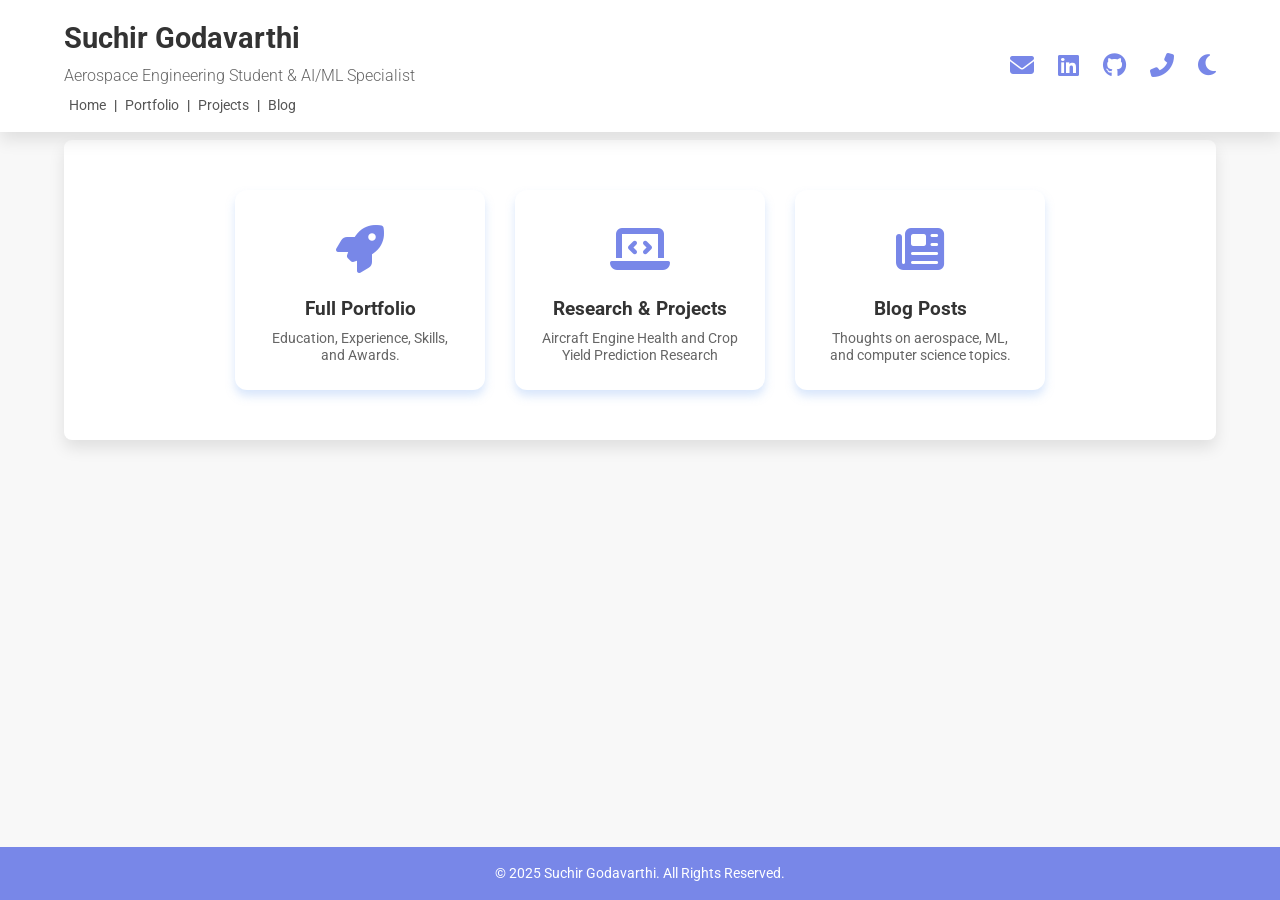
<file: index.html>
<!DOCTYPE html>
<html lang="en">
<head>
    <meta charset="UTF-8">
    <meta name="viewport" content="width=device-width, initial-scale=1.0">
    <title>Suchir Godavarthi | Home</title>
    <link rel="stylesheet" href="style.css">
    <!-- Fonts -->
    <link href="https://fonts.googleapis.com/css2?family=Roboto:wght@300;400;700&display=swap" rel="stylesheet">
    <!-- Font Awesome for Icons -->
    <link rel="stylesheet" href="https://cdnjs.cloudflare.com/ajax/libs/font-awesome/6.5.2/css/all.min.css">
    <!-- Theme Toggle and Nav Logic -->
    <script src="script.js" defer></script>

</head>
<body>
    <!-- FIXED HEADER (TOP BAR) - SHARED ACROSS ALL PAGES -->
    <header>
        <div class="container">
            <div class="header-left">
                <h1>Suchir Godavarthi</h1>
                <p class="professional-title">Aerospace Engineering Student & AI/ML Specialist</p>
                <!-- NAVIGATION LINKS -->
                <div class="header-nav-links">
                    <a href="index.html" class="active">Home</a> | 
                    <a href="portfolio.html">Portfolio</a> | 
                    <a href="projects.html">Projects</a> | 
                    <a href="blog.html">Blog</a>
                </div>
            </div>
            <div class="contact-top">
                <a href="mailto:suchir.godavarthi@gmail.com" title="Email" class="icon-link"><i class="fas fa-envelope"></i></a>
                <a href="https://www.linkedin.com/in/suchir-godavarthi-71a222285" target="_blank" title="LinkedIn" class="icon-link"><i class="fab fa-linkedin"></i></a>
                <a href="https://github.com/SuchirG5" target="_blank" title="GitHub" class="icon-link"><i class="fab fa-github"></i></a> 
                <a href="tel:+15719929379" title="Phone" class="icon-link"><i class="fas fa-phone-alt"></i></a>
                <!-- THEME TOGGLE BUTTON -->
                <button id="theme-toggle" class="theme-toggle-button" aria-label="Toggle theme">
                    <!-- Icon will be set by script.js on load -->
                </button>
            </div>
        </div>
    </header>

    <main class="container">
        
        <section class="card icon-grid-section">
            <h2 class="visually-hidden">Navigation Links</h2> 
            
            <a href="portfolio.html" class="icon-card">
                <i class="fas fa-rocket fa-3x"></i>
                <div class="card-text">
                    <h3>Full Portfolio</h3>
                    <p>Education, Experience, Skills, and Awards.</p>
                </div>
            </a>

            <a href="projects.html" class="icon-card">
                <i class="fas fa-laptop-code fa-3x"></i>
                <div class="card-text">
                    <h3>Research & Projects</h3>
                    <p>Aircraft Engine Health and Crop Yield Prediction Research</p>
                </div>
            </a>

            <a href="blog.html" class="icon-card">
                <i class="fas fa-newspaper fa-3x"></i>
                <div class="card-text">
                    <h3>Blog Posts</h3>
                    <p>Thoughts on aerospace, ML, and computer science topics.</p>
                </div>
            </a>
        </section>

    </main>

    <!-- FOOTER -->
    <footer>
        <div class="container">
            <p>&copy; 2025 Suchir Godavarthi. All Rights Reserved.</p>
        </div>
    </footer>
</body>
</html>
</file>
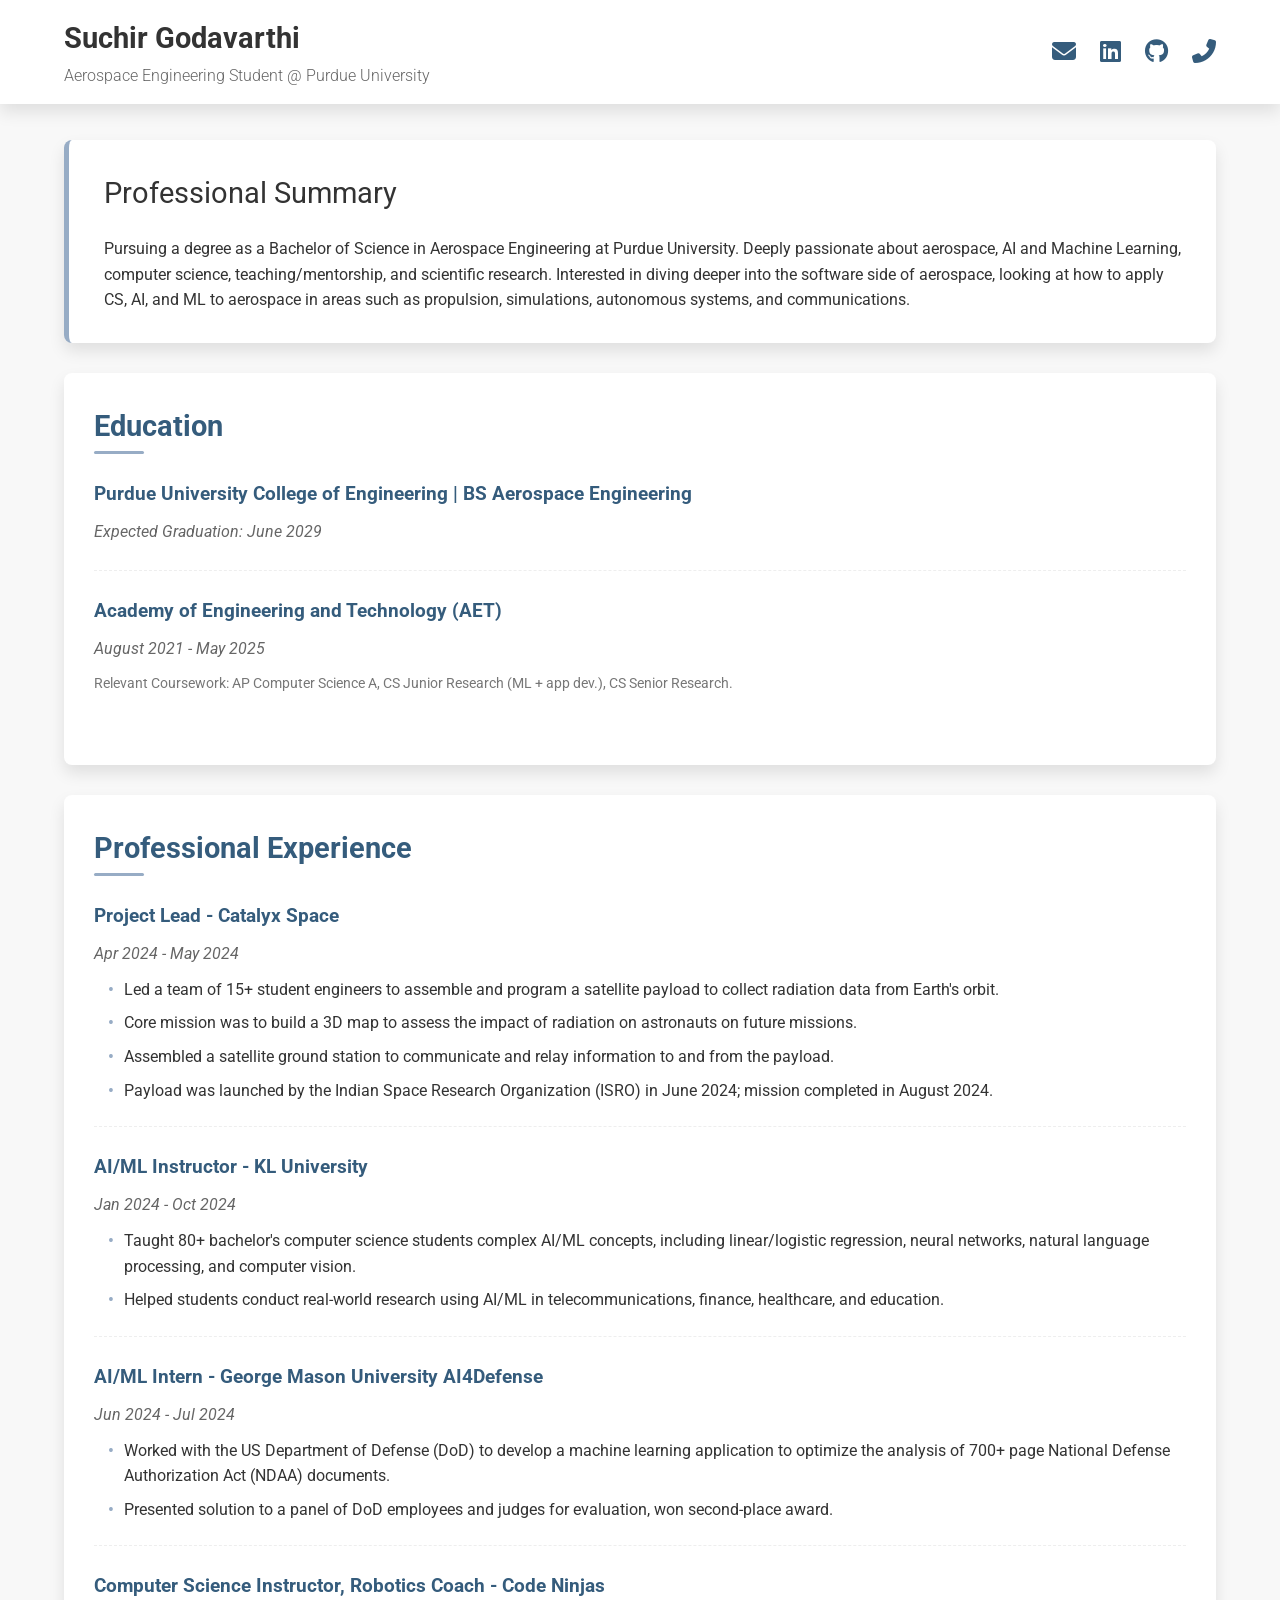
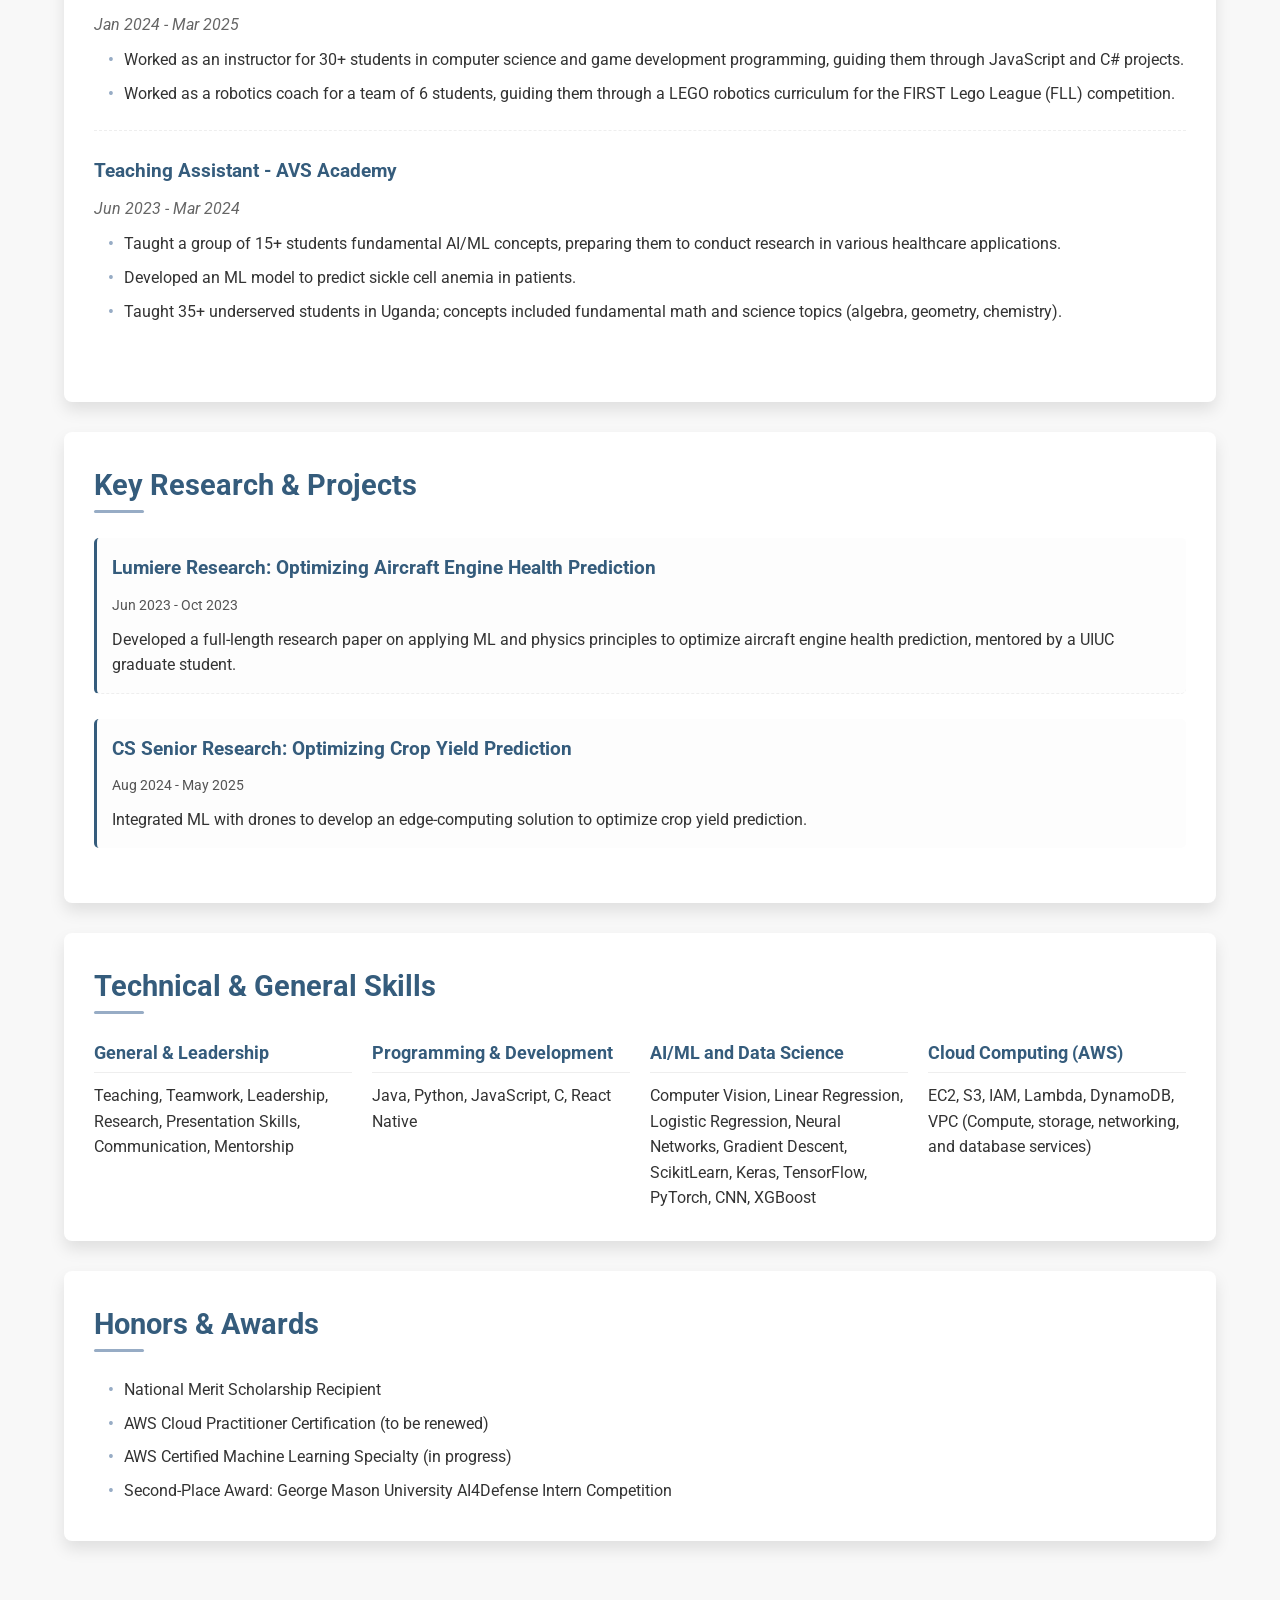
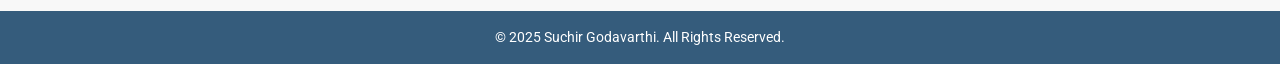
<file: Portfolio Website/index.html>
<!DOCTYPE html>
<html lang="en">
<head>
    <meta charset="UTF-8">
    <meta name="viewport" content="width=device-width, initial-scale=1.0">
    <title>Suchir Godavarthi | Portfolio</title>
    <link rel="stylesheet" href="style.css">
    <script src="script.js" defer></script>
    <link href="https://fonts.googleapis.com/css2?family=Roboto:wght@300;400;700&display=swap" rel="stylesheet">
    <link rel="stylesheet" href="https://cdnjs.cloudflare.com/ajax/libs/font-awesome/6.5.2/css/all.min.css">
</head>
<body>
    <header>
        <div class="container">
            <div class="header-left">
                <h1>Suchir Godavarthi</h1>
                <p class="professional-title">Aerospace Engineering Student @ Purdue University</p>
            </div>
            <div class="contact-top">
                <a href="mailto:suchir.godavarthi@gmail.com" title="Email" class="icon-link"><i class="fas fa-envelope"></i></a>
                <a href="https://www.linkedin.com/in/suchir-godavarthi-71a222285" target="_blank" title="LinkedIn" class="icon-link"><i class="fab fa-linkedin"></i></a>
                <a href="https://github.com/SuchirG5" target="_blank" title="GitHub" class="icon-link"><i class="fab fa-github"></i></a> 
                <a href="tel:+15719929379" title="Phone" class="icon-link"><i class="fas fa-phone-alt"></i></a>
            </div>
        </div>
    </header>

    <main class="container">
        
        <section id="summary" class="card hero-section">
            <h2>Professional Summary</h2>
            <p>Pursuing a degree as a Bachelor of Science in Aerospace Engineering at Purdue University. Deeply passionate about aerospace, AI and Machine Learning, computer science, teaching/mentorship, and scientific research. Interested in diving deeper into the software side of aerospace, looking at how to apply CS, AI, and ML to aerospace in areas such as propulsion, simulations, autonomous systems, and communications.</p>
        </section>

        <section id="education" class="card">
            <h2>Education</h2>
            <div class="edu-entry">
                <h3>Purdue University College of Engineering | BS Aerospace Engineering</h3>
                <p class="company">Expected Graduation: June 2029</p>
            </div>
            <div class="edu-entry">
                <h3>Academy of Engineering and Technology (AET)</h3>
                <p class="company">August 2021 - May 2025</p>
                <p class="coursework">Relevant Coursework: AP Computer Science A, CS Junior Research (ML + app dev.), CS Senior Research.</p>
            </div>
        </section>

        <section id="experience" class="card">
            <h2>Professional Experience</h2>
            
            <div class="job">
                <h3>Project Lead - Catalyx Space</h3>
                <p class="company">Apr 2024 - May 2024</p>
                <ul>
                    <li>Led a team of 15+ student engineers to assemble and program a satellite payload to collect radiation data from Earth's orbit.</li>
                    <li>Core mission was to build a 3D map to assess the impact of radiation on astronauts on future missions.</li>
                    <li>Assembled a satellite ground station to communicate and relay information to and from the payload.</li>
                    <li>Payload was launched by the Indian Space Research Organization (ISRO) in June 2024; mission completed in August 2024.</li>
                </ul>
            </div>

            <div class="job">
                <h3>AI/ML Instructor - KL University</h3>
                <p class="company">Jan 2024 - Oct 2024</p>
                <ul>
                    <li>Taught 80+ bachelor's computer science students complex AI/ML concepts, including linear/logistic regression, neural networks, natural language processing, and computer vision.</li>
                    <li>Helped students conduct real-world research using AI/ML in telecommunications, finance, healthcare, and education.</li>
                </ul>
            </div>

            <div class="job">
                <h3>AI/ML Intern - George Mason University AI4Defense</h3>
                <p class="company">Jun 2024 - Jul 2024</p>
                <ul>
                    <li>Worked with the US Department of Defense (DoD) to develop a machine learning application to optimize the analysis of 700+ page National Defense Authorization Act (NDAA) documents.</li>
                    <li>Presented solution to a panel of DoD employees and judges for evaluation, won second-place award.</li>
                </ul>
            </div>

            <div class="job">
                <h3>Computer Science Instructor, Robotics Coach - Code Ninjas</h3>
                <p class="company">Jan 2024 - Mar 2025</p>
                <ul>
                    <li>Worked as an instructor for 30+ students in computer science and game development programming, guiding them through JavaScript and C# projects.</li>
                    <li>Worked as a robotics coach for a team of 6 students, guiding them through a LEGO robotics curriculum for the FIRST Lego League (FLL) competition.</li>
                </ul>
            </div>
            
            <div class="job">
                <h3>Teaching Assistant - AVS Academy</h3>
                <p class="company">Jun 2023 - Mar 2024</p>
                <ul>
                    <li>Taught a group of 15+ students fundamental AI/ML concepts, preparing them to conduct research in various healthcare applications.</li>
                    <li>Developed an ML model to predict sickle cell anemia in patients.</li>
                    <li>Taught 35+ underserved students in Uganda; concepts included fundamental math and science topics (algebra, geometry, chemistry).</li>
                </ul>
            </div>
        </section>

        <section id="research" class="card">
            <h2>Key Research & Projects</h2>
            
            <div class="project">
                <h3>Lumiere Research: Optimizing Aircraft Engine Health Prediction</h3>
                <p class="tech-stack">Jun 2023 - Oct 2023</p>
                <p>Developed a full-length research paper on applying ML and physics principles to optimize aircraft engine health prediction, mentored by a UIUC graduate student.</p>
            </div>

            <div class="project">
                <h3>CS Senior Research: Optimizing Crop Yield Prediction</h3>
                <p class="tech-stack">Aug 2024 - May 2025</p>
                <p>Integrated ML with drones to develop an edge-computing solution to optimize crop yield prediction.</p>
            </div>
            
        </section>

        <section id="skills" class="card">
            <h2>Technical & General Skills</h2>
            <div class="skills-grid">
                <div>
                    <h3>General & Leadership</h3>
                    <p class="skill-list">Teaching, Teamwork, Leadership, Research, Presentation Skills, Communication, Mentorship</p>
                </div>
                <div>
                    <h3>Programming & Development</h3>
                    <p class="skill-list">Java, Python, JavaScript, C, React Native</p>
                </div>
                <div>
                    <h3>AI/ML and Data Science</h3>
                    <p class="skill-list">Computer Vision, Linear Regression, Logistic Regression, Neural Networks, Gradient Descent, ScikitLearn, Keras, TensorFlow, PyTorch, CNN, XGBoost</p>
                </div>
                <div>
                    <h3>Cloud Computing (AWS)</h3>
                    <p class="skill-list">EC2, S3, IAM, Lambda, DynamoDB, VPC (Compute, storage, networking, and database services)</p>
                </div>
                
            </div>
        </section>

        <section id="honors" class="card">
            <h2>Honors & Awards</h2>
            <ul>
                <li>National Merit Scholarship Recipient</li>
                <li>AWS Cloud Practitioner Certification (to be renewed)</li>
                <li>AWS Certified Machine Learning Specialty (in progress)</li>
                <li>Second-Place Award: George Mason University AI4Defense Intern Competition</li>
            </ul>
        </section>

    </main>

    <footer>
        <div class="container">
            <p>&copy; 2025 Suchir Godavarthi. All Rights Reserved.</p>
        </div>
    </footer>
</body>
</html>
</file>
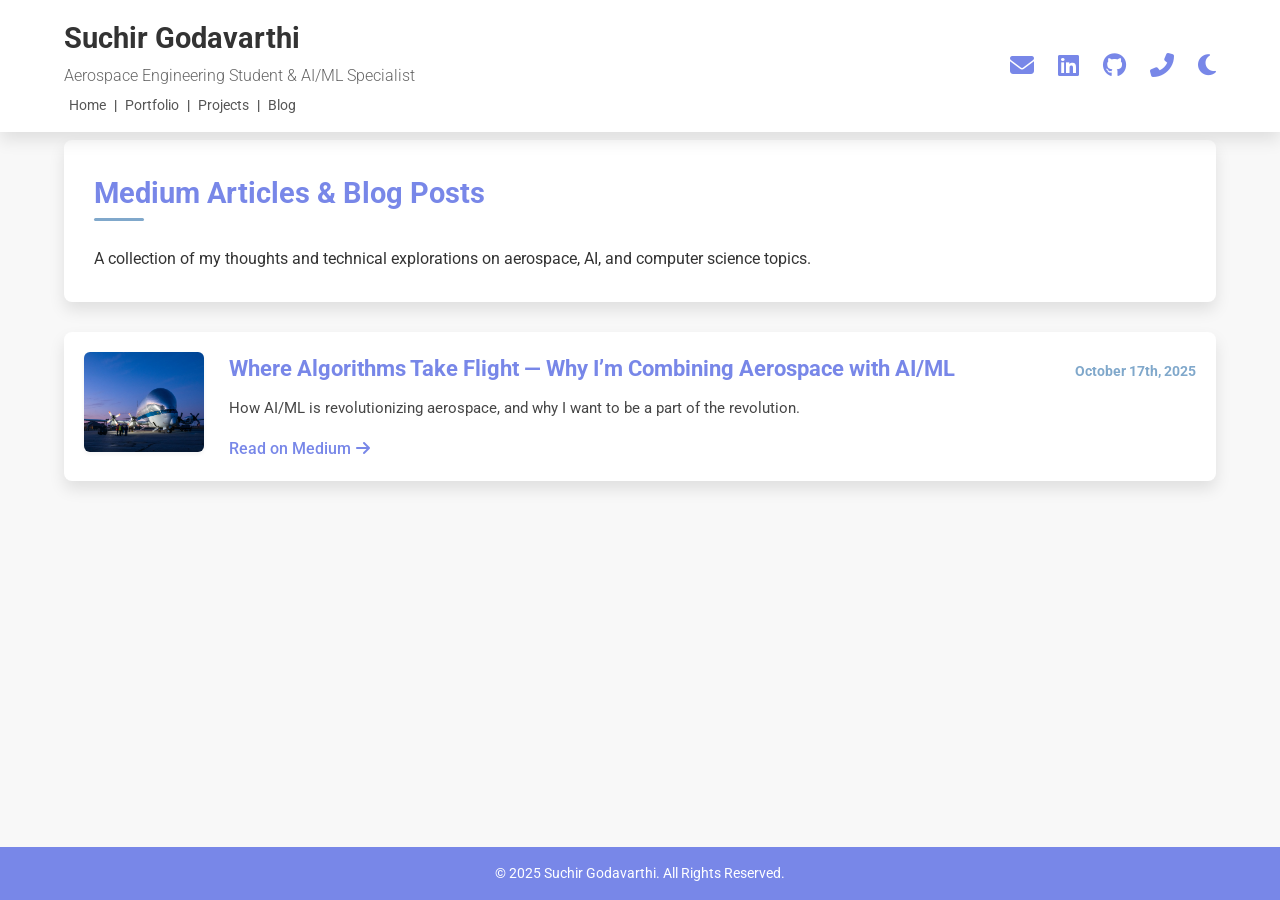
<file: blog.html>
<!DOCTYPE html>
<html lang="en">
<head>
    <meta charset="UTF-8">
    <meta name="viewport" content="width=device-width, initial-scale=1.0">
    <title>Suchir Godavarthi | Blog Posts</title>
    <link rel="stylesheet" href="style.css">
    <script src="script.js" defer></script>
    <!-- Fonts -->
    <link href="https://fonts.googleapis.com/css2?family=Roboto:wght@300;400;700&display=swap" rel="stylesheet">
    <!-- Font Awesome for Icons -->
    <link rel="stylesheet" href="https://cdnjs.cloudflare.com/ajax/libs/font-awesome/6.5.2/css/all.min.css">
</head>
<body>
    <!-- FIXED HEADER (TOP BAR) - SHARED ACROSS ALL PAGES -->
    <header>
        <div class="container">
            <div class="header-left">
                <h1>Suchir Godavarthi</h1>
                <p class="professional-title">Aerospace Engineering Student & AI/ML Specialist</p>
                <!-- NAVIGATION LINKS -->
                <div class="header-nav-links">
                    <a href="index.html">Home</a> | 
                    <a href="portfolio.html">Portfolio</a> | 
                    <a href="projects.html">Projects</a> | 
                    <a href="blog.html" class="active">Blog</a>
                </div>
            </div>
            <div class="contact-top">
                <a href="mailto:suchir.godavarthi@gmail.com" title="Email" class="icon-link"><i class="fas fa-envelope"></i></a>
                <a href="https://www.linkedin.com/in/suchir-godavarthi-71a222285" target="_blank" title="LinkedIn" class="icon-link"><i class="fab fa-linkedin"></i></a>
                <a href="https://github.com/SuchirG5" target="_blank" title="GitHub" class="icon-link"><i class="fab fa-github"></i></a> 
                <a href="tel:+15719929379" title="Phone" class="icon-link"><i class="fas fa-phone-alt"></i></a>
                <!-- THEME TOGGLE BUTTON -->
                <button id="theme-toggle" class="icon-link" aria-label="Toggle theme">
                    <!-- Icon will be set by script.js on load -->
                </button>
            </div>
        </div>
    </header>

    <main class="container">
        
        <section class="card">
            <h2>Medium Articles & Blog Posts</h2>
            <p>A collection of my thoughts and technical explorations on aerospace, AI, and computer science topics.</p>
        </section>

        <!-- Blog Post Listing -->
        <section id="blog-listing" class="blog-grid">
            
            <!-- Blog Post 1 -->
            <div class="blog-card card">
                <!-- Placeholder Image (120x100) -->
                <img src="Images\Articles\49123148021_ebfa2b8c04_b.jpg" alt="Blog post thumbnail showing aerospace icon" class="blog-thumb">
                <div class="blog-content">
                    <div class="blog-header">
                        <h3>Where Algorithms Take Flight — Why I’m Combining Aerospace with AI/ML</h3>
                        <span class="blog-date"><strong>October 17th, 2025</strong></span>
                    </div>
                    <p class="blog-description">How AI/ML is revolutionizing aerospace, and why I want to be a part of the revolution.</p>
                    
                    <div class="blog-link-container">
                        <a href="https://medium.com/@suchir.godavarthi/where-algorithms-take-flight-why-im-combining-aerospace-with-ai-ml-abcf38dbc81a" target="_blank" class="read-link">
                            Read on Medium 
                            <i class="fas fa-arrow-right"></i>
                        </a>
                    </div>
                </div>
            </div>


        </section>
        
    </main>

    <!-- FOOTER -->
    <footer>
        <div class="container">
            <p>&copy; 2025 Suchir Godavarthi. All Rights Reserved.</p>
        </div>
    </footer>
</body>
</html>
</file>
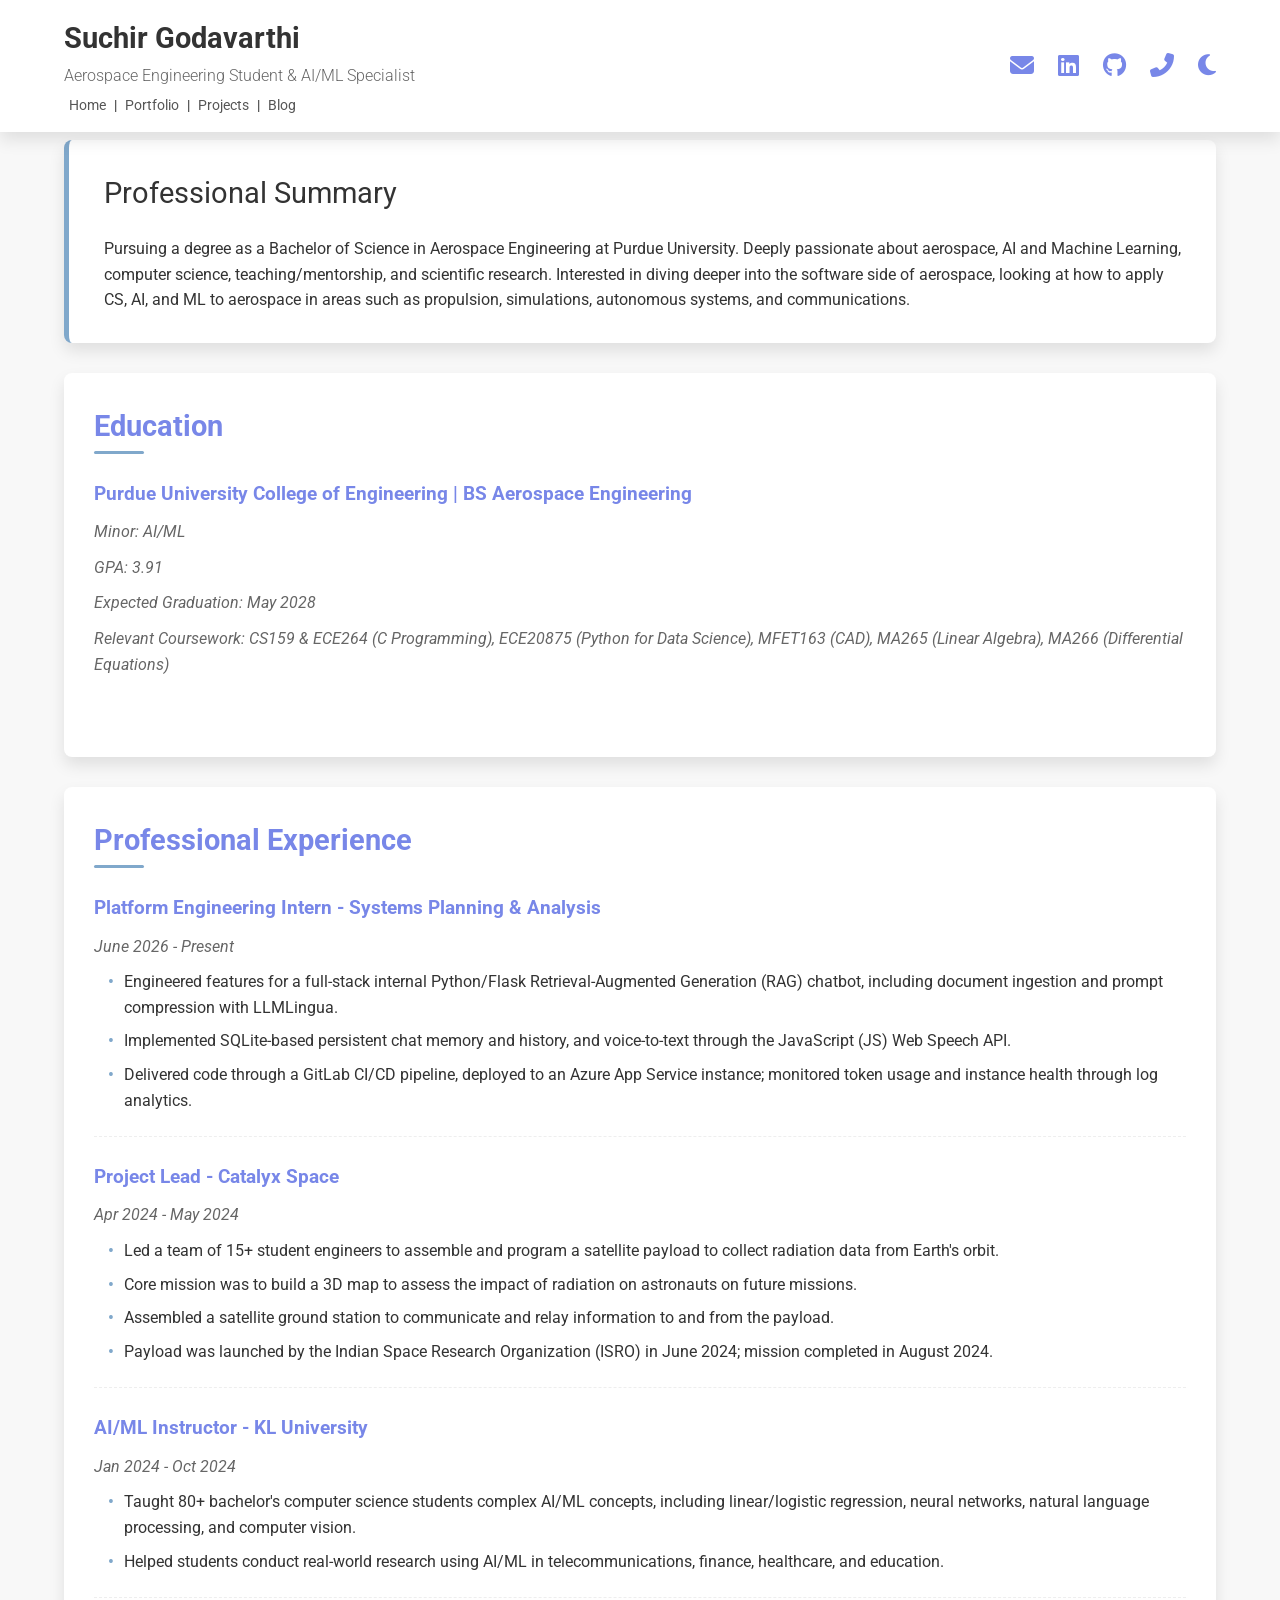
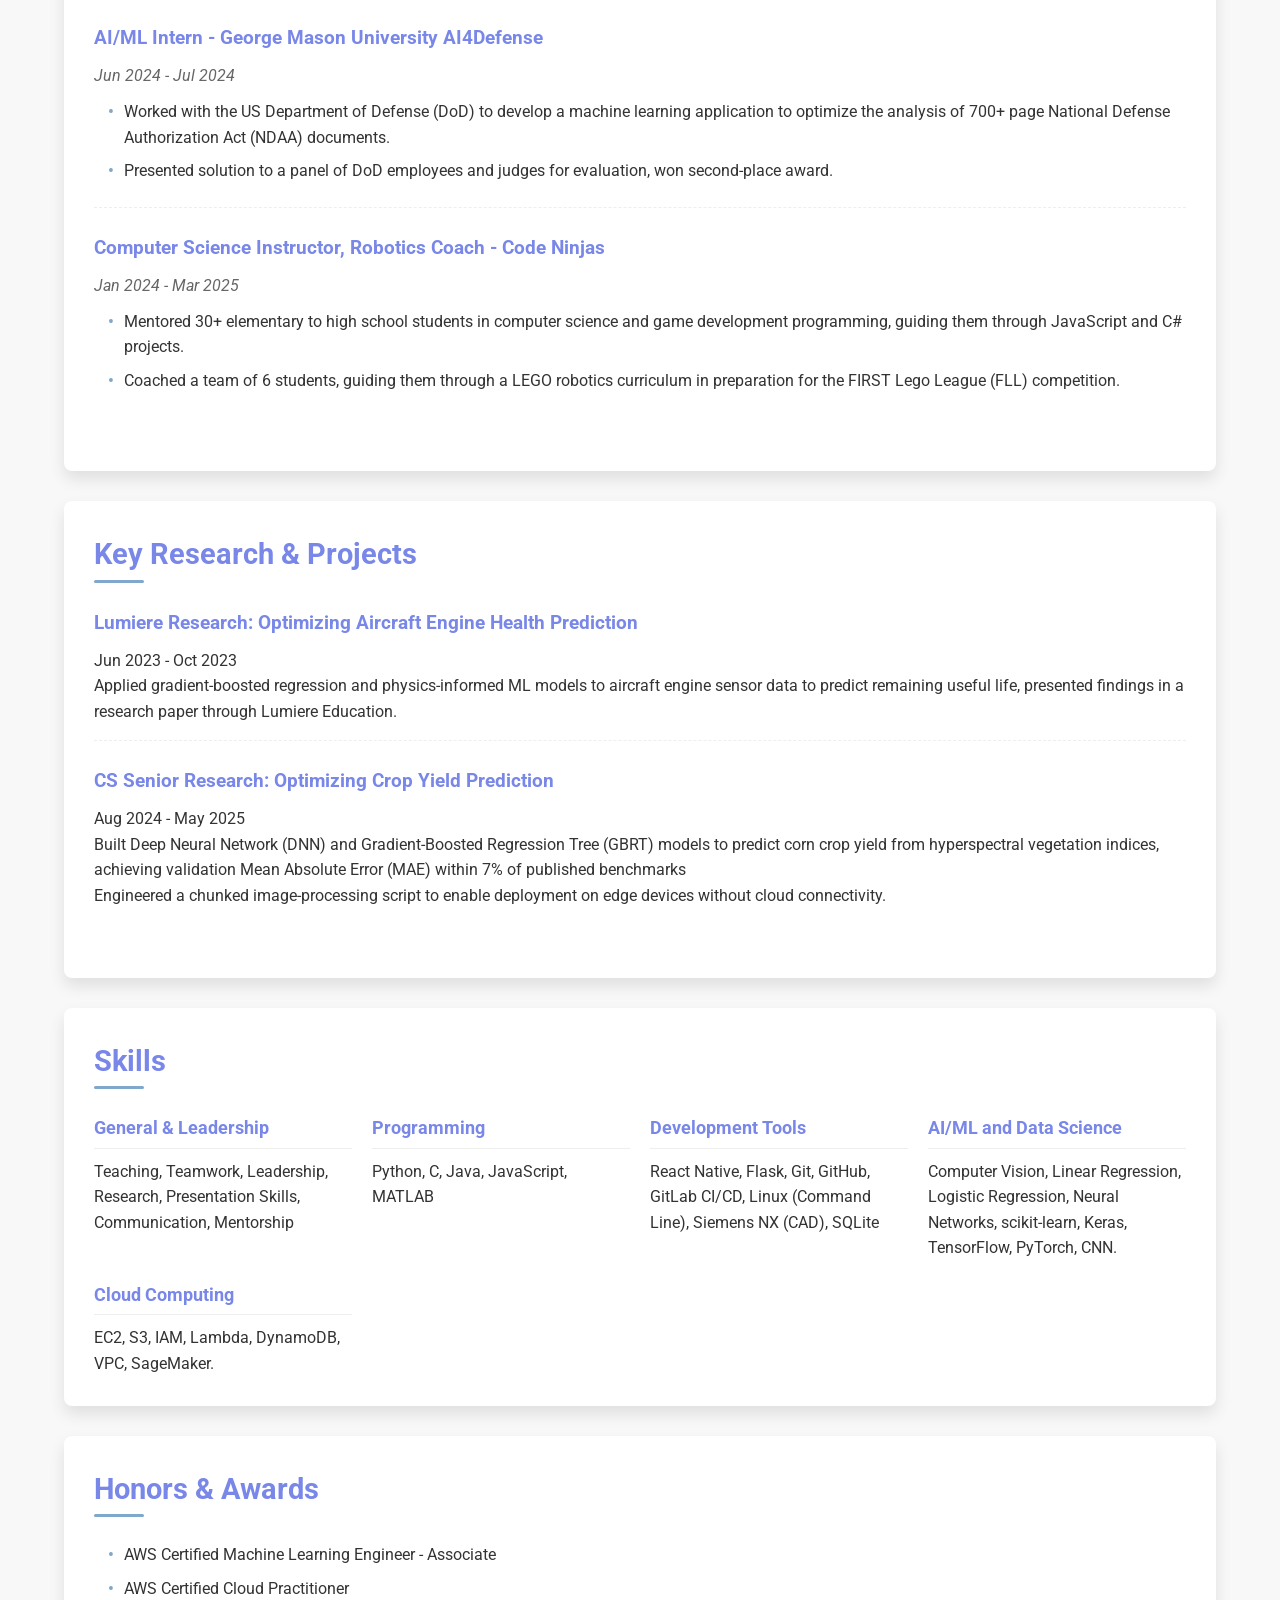
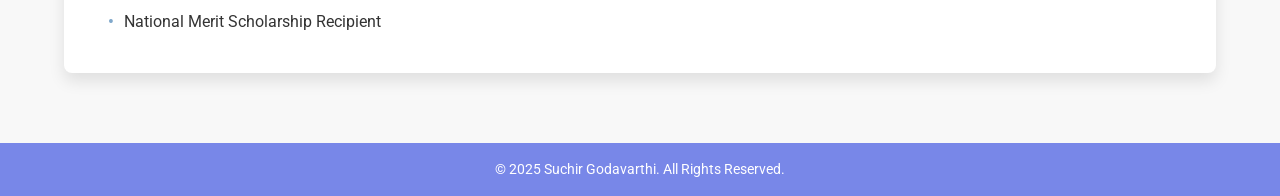
<file: portfolio.html>
<!DOCTYPE html>
<html lang="en">
<head>
    <meta charset="UTF-8">
    <meta name="viewport" content="width=device-width, initial-scale=1.0">
    <title>Suchir Godavarthi | Portfolio</title>
    <link rel="stylesheet" href="style.css">
    <script src="script.js" defer></script>
    <link href="https://fonts.googleapis.com/css2?family=Roboto:wght@300;400;700&display=swap" rel="stylesheet">
    <link rel="stylesheet" href="https://cdnjs.cloudflare.com/ajax/libs/font-awesome/6.5.2/css/all.min.css">
    <script src="script.js" defer></script>
    
</head>
<body>
        <header>
        <div class="container">
            <div class="header-left">
                <h1>Suchir Godavarthi</h1>
                <p class="professional-title">Aerospace Engineering Student & AI/ML Specialist</p>
                <!-- NAVIGATION LINKS -->
                <div class="header-nav-links">
                    <a href="index.html" class="active">Home</a> | 
                    <a href="portfolio.html">Portfolio</a> | 
                    <a href="projects.html">Projects</a> | 
                    <a href="blog.html">Blog</a>
                </div>
            </div>
            <div class="contact-top">
                <a href="mailto:suchir.godavarthi@gmail.com" title="Email" class="icon-link"><i class="fas fa-envelope"></i></a>
                <a href="https://www.linkedin.com/in/suchir-godavarthi-71a222285" target="_blank" title="LinkedIn" class="icon-link"><i class="fab fa-linkedin"></i></a>
                <a href="https://github.com/SuchirG5" target="_blank" title="GitHub" class="icon-link"><i class="fab fa-github"></i></a> 
                <a href="tel:+15719929379" title="Phone" class="icon-link"><i class="fas fa-phone-alt"></i></a>
                <!-- THEME TOGGLE BUTTON -->
                <button id="theme-toggle" class="theme-toggle-button" aria-label="Toggle theme">
                    <!-- Icon will be set by script.js on load -->
                </button>
            </div>
        </div>
    </header>

    <main class="container">
        
        <section id="summary" class="card hero-section">
            <h2>Professional Summary</h2>
            <p>Pursuing a degree as a Bachelor of Science in Aerospace Engineering at Purdue University. Deeply passionate about aerospace, AI and Machine Learning, computer science, teaching/mentorship, and scientific research. Interested in diving deeper into the software side of aerospace, looking at how to apply CS, AI, and ML to aerospace in areas such as propulsion, simulations, autonomous systems, and communications.</p>
        </section>

        <section id="education" class="card">
            <h2>Education</h2>
            <div class="edu-entry">
                <h3>Purdue University College of Engineering | BS Aerospace Engineering</h3>
                <p class="company">Minor: AI/ML</p>
                <p class="company">GPA: 3.91</p>
                <p class="company">Expected Graduation: May 2028</p>
                <p class="company">Relevant Coursework: CS159 & ECE264 (C Programming), ECE20875 (Python for Data Science), MFET163 (CAD), MA265 (Linear Algebra), MA266 (Differential Equations)</p>
            </div>
        </section>

        <section id="experience" class="card">
            <h2>Professional Experience</h2>
            
            <div class="job">
                <h3>Platform Engineering Intern - Systems Planning & Analysis</h3>
                <p class="company">June 2026 - Present</p>
                <ul>
                    <li>Engineered features for a full-stack internal Python/Flask Retrieval-Augmented Generation (RAG) chatbot, including document ingestion and prompt compression with LLMLingua.</li>
                    <li>Implemented SQLite-based persistent chat memory and history, and voice-to-text through the JavaScript (JS) Web Speech API.</li>
                    <li>Delivered code through a GitLab CI/CD pipeline, deployed to an Azure App Service instance; monitored token usage and instance health through log analytics.</li>
                </ul>
            </div>

            <div class="job">
                <h3>Project Lead - Catalyx Space</h3>
                <p class="company">Apr 2024 - May 2024</p>
                <ul>
                    <li>Led a team of 15+ student engineers to assemble and program a satellite payload to collect radiation data from Earth's orbit.</li>
                    <li>Core mission was to build a 3D map to assess the impact of radiation on astronauts on future missions.</li>
                    <li>Assembled a satellite ground station to communicate and relay information to and from the payload.</li>
                    <li>Payload was launched by the Indian Space Research Organization (ISRO) in June 2024; mission completed in August 2024.</li>
                </ul>
            </div>

            <div class="job">
                <h3>AI/ML Instructor - KL University</h3>
                <p class="company">Jan 2024 - Oct 2024</p>
                <ul>
                    <li>Taught 80+ bachelor's computer science students complex AI/ML concepts, including linear/logistic regression, neural networks, natural language processing, and computer vision.</li>
                    <li>Helped students conduct real-world research using AI/ML in telecommunications, finance, healthcare, and education.</li>
                </ul>
            </div>

            <div class="job">
                <h3>AI/ML Intern - George Mason University AI4Defense</h3>
                <p class="company">Jun 2024 - Jul 2024</p>
                <ul>
                    <li>Worked with the US Department of Defense (DoD) to develop a machine learning application to optimize the analysis of 700+ page National Defense Authorization Act (NDAA) documents.</li>
                    <li>Presented solution to a panel of DoD employees and judges for evaluation, won second-place award.</li>
                </ul>
            </div>

            <div class="job">
                <h3>Computer Science Instructor, Robotics Coach - Code Ninjas</h3>
                <p class="company">Jan 2024 - Mar 2025</p>
                <ul>
                    <li>Mentored 30+ elementary to high school students in computer science and game development programming, guiding them through JavaScript and C# projects.</li>
                    <li>Coached a team of 6 students, guiding them through a LEGO robotics curriculum in preparation for the FIRST Lego League (FLL) competition.</li>
                </ul>
            </div>
            
        </section>

        <section id="research" class="card">
            <h2>Key Research & Projects</h2>
            
            <div class="project">
                <h3>Lumiere Research: Optimizing Aircraft Engine Health Prediction</h3>
                <p class="tech-stack">Jun 2023 - Oct 2023</p>
                <p>Applied gradient-boosted regression and physics-informed ML models to aircraft engine sensor data to predict remaining useful life, presented findings in a research paper through Lumiere Education.</p>
            </div>

            <div class="project">
                <h3>CS Senior Research: Optimizing Crop Yield Prediction</h3>
                <p class="tech-stack">Aug 2024 - May 2025</p>
                <p>Built Deep Neural Network (DNN) and Gradient-Boosted Regression Tree (GBRT) models to predict corn crop yield from hyperspectral vegetation indices, achieving validation Mean Absolute Error (MAE) within 7% of published benchmarks </p>
                <p>Engineered a chunked image-processing script to enable deployment on edge devices without cloud connectivity.</p>
            </div>
            
        </section>

        <section id="skills" class="card">
            <h2>Skills</h2>
            <div class="skills-grid">
                <div>
                    <h3>General & Leadership</h3>
                    <p class="skill-list">Teaching, Teamwork, Leadership, Research, Presentation Skills, Communication, Mentorship</p>
                </div>
                <div>
                    <h3>Programming</h3>
                    <p class="skill-list">Python, C, Java, JavaScript, MATLAB</p>
                </div>
                <div>
                    <h3>Development Tools</h3>
                    <p class="skill-list">React Native, Flask, Git, GitHub, GitLab CI/CD, Linux (Command Line), Siemens NX (CAD), SQLite</p>
                </div>
                <div>
                    <h3>AI/ML and Data Science</h3>
                    <p class="skill-list">Computer Vision, Linear Regression, Logistic Regression, Neural Networks, scikit-learn, Keras, TensorFlow, PyTorch, CNN.</p>
                </div>
                <div>
                    <h3>Cloud Computing</h3>
                    <p class="skill-list">EC2, S3, IAM, Lambda, DynamoDB, VPC, SageMaker.</p>
                </div>
                
            </div>
        </section>

        <section id="honors" class="card">
            <h2>Honors & Awards</h2>
            <ul>
                <li>AWS Certified Machine Learning Engineer - Associate</li>
                <li>AWS Certified Cloud Practitioner</li>
                <li>National Merit Scholarship Recipient</li>
                
            </ul>
        </section>

    </main>

    <footer>
        <div class="container">
            <p>&copy; 2025 Suchir Godavarthi. All Rights Reserved.</p>
        </div>
    </footer>
</body>
</html>
</file>
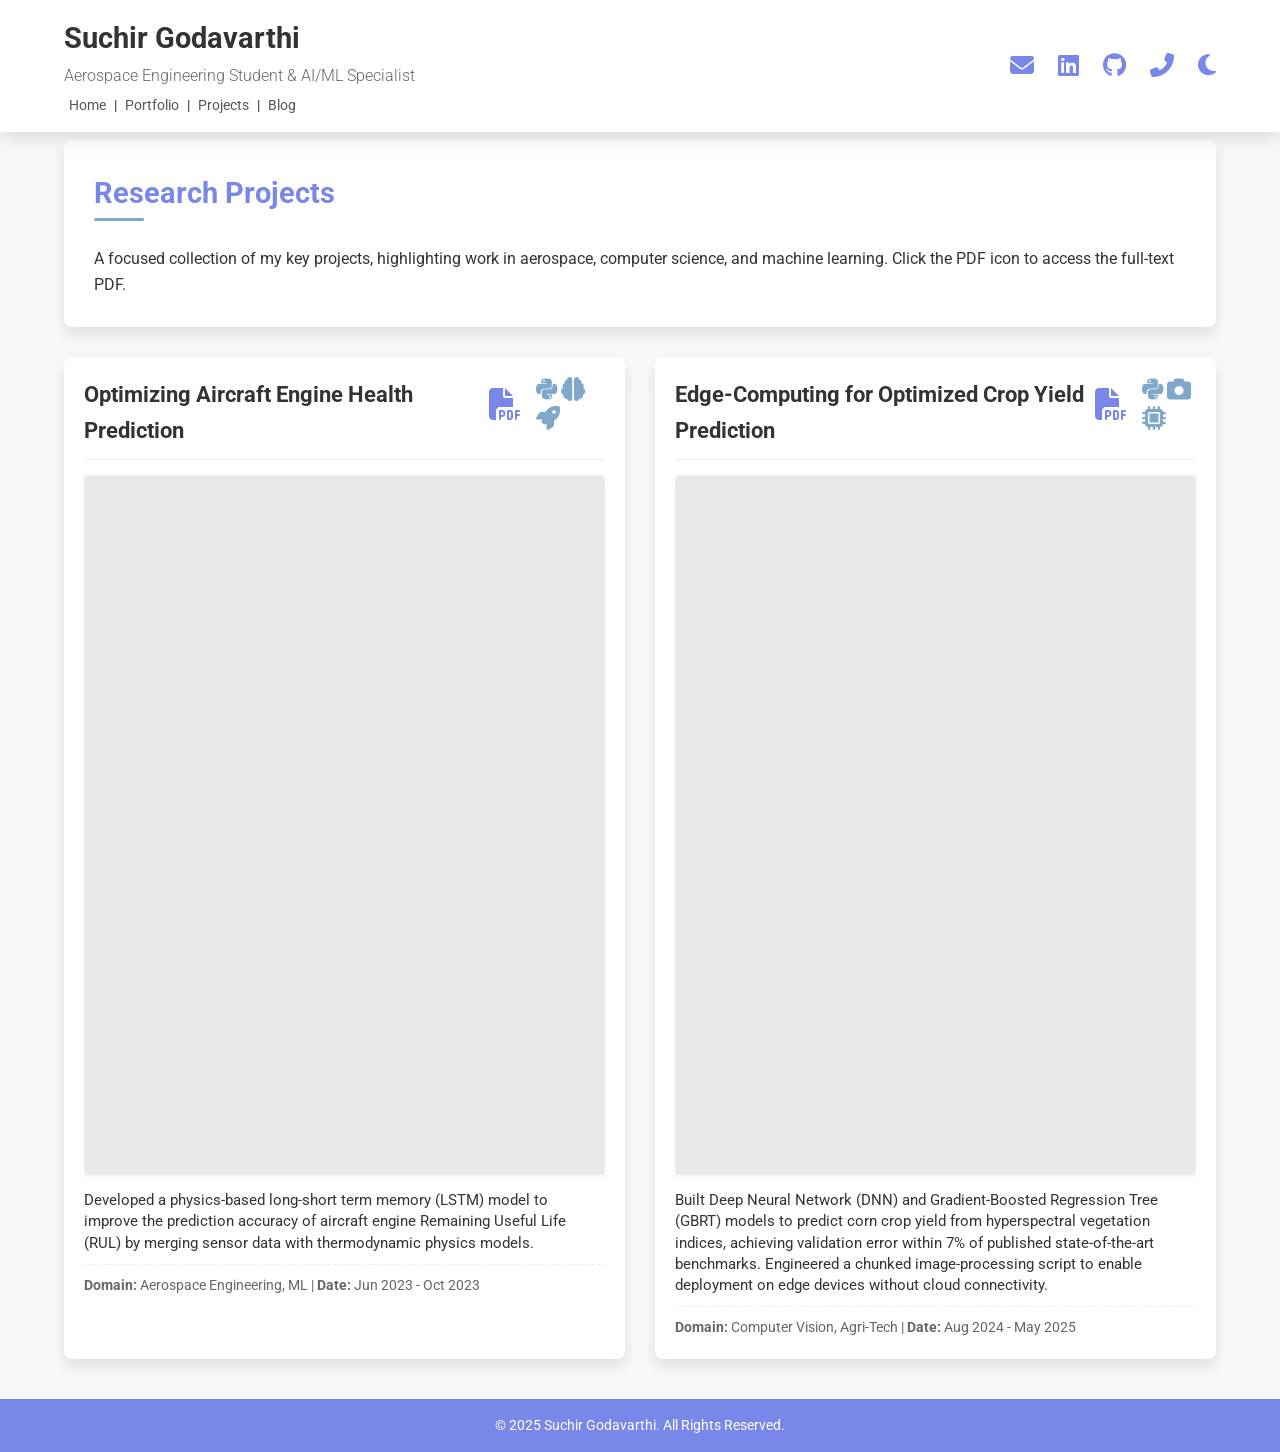
<file: projects.html>
<!DOCTYPE html>
<html lang="en">
<head>
    <meta charset="UTF-8">
    <meta name="viewport" content="width=device-width, initial-scale=1.0">
    <title>Suchir Godavarthi | Research & Projects</title>
    <link rel="stylesheet" href="style.css">
    <!-- Removed script.js defer since dynamic logic is no longer needed -->
    <link href="https://fonts.googleapis.com/css2?family=Roboto:wght@300;400;700&display=swap" rel="stylesheet">
    <link rel="stylesheet" href="https://cdnjs.cloudflare.com/ajax/libs/font-awesome/6.5.2/css/all.min.css">
    <script src="script.js" defer></script>
</head>
<body>
    <!-- FIXED HEADER (TOP BAR) - SHARED ACROSS ALL PAGES -->
    <header>
        <div class="container">
            <div class="header-left">
                <h1>Suchir Godavarthi</h1>
                <p class="professional-title">Aerospace Engineering Student & AI/ML Specialist</p>
                <!-- NAVIGATION LINKS -->
                <div class="header-nav-links">
                    <a href="index.html" class="active">Home</a> | 
                    <a href="portfolio.html">Portfolio</a> | 
                    <a href="projects.html">Projects</a> | 
                    <a href="blog.html">Blog</a>
                </div>
            </div>
            <div class="contact-top">
                <a href="mailto:suchir.godavarthi@gmail.com" title="Email" class="icon-link"><i class="fas fa-envelope"></i></a>
                <a href="https://www.linkedin.com/in/suchir-godavarthi-71a222285" target="_blank" title="LinkedIn" class="icon-link"><i class="fab fa-linkedin"></i></a>
                <a href="https://github.com/SuchirG5" target="_blank" title="GitHub" class="icon-link"><i class="fab fa-github"></i></a> 
                <a href="tel:+15719929379" title="Phone" class="icon-link"><i class="fas fa-phone-alt"></i></a>
                <!-- THEME TOGGLE BUTTON -->
                <button id="theme-toggle" class="theme-toggle-button" aria-label="Toggle theme">
                    <!-- Icon will be set by script.js on load -->
                </button>
            </div>
        </div>
    </header>

    <main class="container">
        
        <section class="card intro-card">
            <h2>Research Projects</h2>
            <p>A focused collection of my key projects, highlighting work in aerospace, computer science, and machine learning. Click the PDF icon to access the full-text PDF.</p>
        </section>

        <!-- NEW GRID LAYOUT FOR LARGE CARDS -->
        <section class="project-grid-view">

            <!-- PROJECT CARD 1: Engine Health (Large Viewer Tile) -->
            <div class="card project-viewer-tile">
                
                <div class="project-header">
                    <h3>Optimizing Aircraft Engine Health Prediction</h3>
                    <div class="header-right-icons">
                        <a href="Projects\Aircraft Engine Health Optimization.pdf" target="_blank" class="pdf-link icon-link" title="Open PDF in new tab">
                            <i class="fas fa-file-pdf fa-2x"></i>
                        </a>
                        <!-- Tech stack icons -->
                        <div class="tech-icons">
                            <i class="fab fa-python" title="Python"></i>
                            <i class="fas fa-brain" title="TensorFlow/Keras"></i>
                            <i class="fas fa-rocket" title="Aerospace/Turbofan Data"></i>
                        </div>
                    </div>
                </div>

                <!-- Large PDF Viewer Window -->
                <div class="pdf-viewer-container large-tile-height">
                    <iframe src="Projects\Aircraft Engine Health Optimization.pdf" class="pdf-viewer" title="PDF Viewer for Engine Health Prediction Paper"></iframe>
                </div>

                <!-- Short Description and Metadata at the Bottom -->
                <div class="project-footer">
                    <p class="short-description">Developed a physics-based long-short term memory (LSTM) model to improve the prediction accuracy of aircraft engine Remaining Useful Life (RUL) by merging sensor data with thermodynamic physics models.</p>
                    <p class="meta-data">
                        <strong>Domain:</strong> Aerospace Engineering, ML | <strong>Date:</strong> Jun 2023 - Oct 2023
                    </p>
                </div>
            </div>

            <!-- PROJECT CARD 2: Crop Yield (Large Viewer Tile) -->
            <div class="card project-viewer-tile">
                
                <div class="project-header">
                    <h3>Edge-Computing for Optimized Crop Yield Prediction</h3>
                    <div class="header-right-icons">
                        <a href="Projects\Optimizing Crop Yield Prediction.pdf" target="_blank" class="pdf-link icon-link" title="Open PDF in new tab">
                            <i class="fas fa-file-pdf fa-2x"></i>
                        </a>
                        <!-- Tech stack icons -->
                        <div class="tech-icons">
                            <i class="fab fa-python" title="Python"></i>
                            <i class="fas fa-camera" title="Computer Vision / YOLOv8"></i>
                            <i class="fas fa-microchip" title="Edge Computing / Raspberry Pi"></i>
                        </div>
                    </div>
                </div>

                <!-- Large PDF Viewer Window -->
                <div class="pdf-viewer-container large-tile-height">
                    <iframe src="Projects\Optimizing Crop Yield Prediction.pdf" class="pdf-viewer" title="PDF Viewer for Crop Yield Prediction Paper"></iframe>
                </div>

                <!-- Short Description and Metadata at the Bottom -->
                <div class="project-footer">
                    <p class="short-description">Built Deep Neural Network (DNN) and Gradient-Boosted Regression Tree (GBRT) models to predict corn crop yield from hyperspectral vegetation indices, achieving validation error within 7% of published state-of-the-art benchmarks.
Engineered a chunked image-processing script to enable deployment on edge devices without cloud connectivity.</p>
                    <p class="meta-data">
                        <strong>Domain:</strong> Computer Vision, Agri-Tech | <strong>Date:</strong> Aug 2024 - May 2025
                    </p>
                </div>
            </div>

        </section>

    </main>

    <!-- FOOTER -->
    <footer>
        <div class="container">
            <p>&copy; 2025 Suchir Godavarthi. All Rights Reserved.</p>
        </div>
    </footer>
</body>
</html>
</file>
<file: style.css>
/* --- Global Styles & Reset --- */
:root {
    /* --- DARK MODE (Default) --- */
    --primary-color: #9fa8da; /* Slightly lighter Indigo Blue for pop on dark bg */
    --accent-color: #a8b8c7; /* Slightly lighter Soft Blue/Gray for pop on dark bg */
    --text-color: #e0e0e0;  /* Light gray text */
    --background-color: #1e1e1e; /* Dark charcoal background */
    --card-background: #252526; /* Slightly lighter card background */
    --shadow-light: 0 2px 4px rgba(0, 0, 0, 0.4); /* Darker shadow for subtle depth */
    --shadow-deep: 0 8px 16px rgba(0, 0, 0, 0.6);
    --border-color: #8f8f8f;
    --skill-pill-bg: #363640;
    --footer-text-color: #1e1e1e;
}

/* --- LIGHT MODE Overrides --- */
body.light-mode {
    --primary-color: #7887e8; 
    --accent-color: #80a8cb; 
    --text-color: #333;
    --background-color: #f8f8f8;
    --card-background: #ffffff;
    --shadow-light: 0 2px 4px rgba(0, 0, 0, 0.05);
    --shadow-deep: 0 8px 16px rgba(0, 0, 0, 0.1);
    --border-color: #eee;
    --skill-pill-bg: #f0f3ff;
    --footer-text-color: #ffffff;
}

* {
    box-sizing: border-box;
    margin: 0;
    padding: 0;
}

body {
    font-family: 'Roboto', Arial, sans-serif;
    line-height: 1.6;
    color: var(--text-color);
    background-color: var(--background-color);
    padding-top: 100px; /* Space for the fixed header */
    transition: background-color 0.3s;
    
    /* --- STICKY FOOTER FIX START --- */
    display: flex;
    flex-direction: column;
    min-height: 100vh;
    /* --- STICKY FOOTER FIX END --- */
}

.container {
    width: 90%;
    max-width: 1200px;
    margin: 0 auto;
}

/* --- Typography & Headings --- */
h1 {
    font-size: 1.8em;
    color: var(--text-color); /* Use light text color */
    margin: 0;
}
h2 {
    font-size: 1.8em;
    padding-bottom: 5px;
    margin-bottom: 25px;
    position: relative;
    color: var(--primary-color);
}
h2::after {
    content: '';
    position: absolute;
    left: 0;
    bottom: 0;
    width: 50px;
    height: 3px;
    background-color: var(--accent-color);
    border-radius: 2px;
}
h3 {
    font-size: 1.2em;
    color: var(--primary-color);
    margin-bottom: 0.5em;
}
.professional-title {
    font-size: 1em;
    color: #b0b0b0; /* Lighter shade of gray for subtitle */
    font-weight: 300;
    margin-top: 2px;
}
body.light-mode .professional-title {
    color: #666; /* Darker shade of gray for subtitle in light mode */
}

a {
    color: var(--primary-color);
    text-decoration: none;
    transition: color 0.3s;
}
a:hover {
    color: var(--accent-color);
}


/* --- Fixed Header & Navigation --- */
header {
    background: var(--card-background);
    padding: 15px 0; 
    position: fixed;
    width: 100%;
    top: 0;
    z-index: 1001;
    box-shadow: var(--shadow-deep);
}
header .container {
    display: flex;
    justify-content: space-between;
    align-items: center;
}

/* Primary Page Links (Home, Portfolio, etc.) */
.header-nav-links {
    margin-top: 5px;
    font-size: 0.9em;
}
.header-nav-links a {
    color: #b0b0b0; /* Lighter gray for links */
    margin: 0 5px;
    padding: 2px 0;
    border-bottom: 2px solid transparent;
    transition: border-bottom 0.3s;
}
body.light-mode .header-nav-links a {
    color: #555; /* Darker gray for links in light mode */
}
.header-nav-links a:hover,
.header-nav-links a.active {
    color: var(--primary-color);
    border-bottom: 2px solid var(--accent-color);
}

/* Contact Icons */
.contact-top .icon-link {
    font-size: 1.5em;
    margin-left: 20px;
    color: var(--primary-color);
    /* Added to fix inconsistent styling in HTML provided by user */
    background: none; 
    border: none;
    cursor: pointer;
    padding: 0;
}
.contact-top .icon-link:hover {
    color: var(--accent-color);
}

/* Toggle Button specific style */
.theme-toggle-button {
    background: none;
    border: none;
    cursor: pointer;
    font-size: 1.5em;
    color: var(--primary-color);
    margin-left: 20px;
    padding: 0;
    transition: color 0.3s;
}
.theme-toggle-button:hover {
    color: var(--accent-color);
}

/* --- Main Content & Cards --- */
main {
    padding: 40px 0;
    /* --- STICKY FOOTER FIX START --- */
    flex-grow: 1; /* Allows main content to fill all available space */
    /* --- STICKY FOOTER FIX END --- */
}

.card {
    background: var(--card-background);
    padding: 30px;
    margin-bottom: 30px;
    border-radius: 8px;
    box-shadow: var(--shadow-deep);
    transition: transform 0.3s ease-in-out;
}
.card:hover {
    transform: translateY(-3px);
}

/* Utility to hide elements (from previous version, keeping it) */
.hidden {
    display: none !important;
}

/* --- NEW PROJECT GRID VIEW (Two large tiles side-by-side) --- */
.project-grid-view {
    display: grid;
    /* Two columns, takes up 1 fraction of space each, making them 50% width */
    grid-template-columns: 1fr 1fr; 
    gap: 30px; /* Space between the cards */
}

.project-viewer-tile {
    padding: 20px; /* Slightly less padding to maximize viewer space */
    margin-bottom: 0;
}
.project-viewer-tile:hover {
    transform: translateY(-3px); /* Retain subtle hover effect */
}

/* Header within the viewer tile */
.project-header {
    display: flex;
    justify-content: space-between;
    align-items: flex-start;
    margin-bottom: 15px;
    border-bottom: 1px solid var(--border-color); /* Uses var */
    padding-bottom: 10px;
}

.project-header h3 {
    margin: 0;
    color: var(--text-color);
    font-size: 1.4em; /* Slightly smaller for compactness */
}

.header-right-icons {
    display: flex;
    gap: 15px;
    align-items: center;
}

.pdf-link i {
    color: var(--primary-color);
}
.pdf-link:hover i {
    color: var(--accent-color);
}

.tech-icons i {
    font-size: 1.5em; 
    color: var(--accent-color);
    transition: color 0.2s;
}
.tech-icons i:hover {
    color: var(--primary-color);
}

/* PDF Viewer Container - MUCH LARGER */
.pdf-viewer-container {
    background: #121212; /* Even darker background for the viewer area */
    border: 1px solid var(--border-color); /* Uses var */
    border-radius: 4px;
    box-shadow: var(--shadow-light);
    overflow: hidden;
    display: flex;
    flex-direction: column;
    /* Significant height for "big" viewer, responsive on large screens */
    height: 700px; 
}
body.light-mode .pdf-viewer-container {
    background: #e9e9e9; /* Lighter background for the viewer area in light mode */
}

.pdf-viewer {
    width: 100%;
    flex-grow: 1;
    border: none;
}

/* Footer (Description and Meta) Styling */
.project-footer {
    padding-top: 15px;
}

.short-description {
    font-size: 0.95em; /* Slightly smaller text for concise look */
    margin-bottom: 10px;
    line-height: 1.4;
}

.meta-data {
    font-size: 0.85em;
    color: #b0b0b0; /* Lighter gray for metadata */
    border-top: 1px dashed var(--border-color); /* Uses var */
    padding-top: 10px;
}
body.light-mode .meta-data {
    color: #666; /* Darker gray for metadata in light mode */
}


/* --- Other retained styles (for other pages) --- */
/* --- Homepage Icon Grid Styling (UPDATED FOR AESTHETICS) --- */
.icon-grid-section {
    padding: 50px 30px;
    display: flex; 
    justify-content: center; /* Center the narrow cards */
    gap: 30px; /* Increased gap */
    flex-wrap: wrap; 
    text-align: center; /* Center content inside the card */
}

.icon-card {
    /* Made narrower for a cleaner look */
    width: 250px; 
    
    background: var(--card-background); /* Use card background */
    padding: 25px; /* Adjust padding for visual appeal */
    border-radius: 12px; /* Slightly more rounded corners */
    box-shadow: 0 6px 10px rgba(142, 182, 242, 0.34);
    
    /* Changed to vertical stacking inside the card */
    display: flex; 
    flex-direction: column;
    align-items: center;
    justify-content: space-between; 
    height: 200px; /* Set a fixed height for visual uniformity */

    transition: all 0.3s;
    color: var(--text-color); 
    text-decoration: none;
    text-align: center;
}
.icon-card:hover {
    background-color: #2e2e2e; /* Dark hover effect */
    transform: translateY(-5px);
    box-shadow: var(--shadow-deep);
}
body.light-mode .icon-card:hover {
    background-color: #eef2ff; /* Light hover effect */
}
.icon-card i {
    color: var(--primary-color);
    margin-bottom: 10px;
    transition: color 0.3s;
    font-size: 3em; 
    padding-top: 10px; /* Space from the top edge */
}
.icon-card:hover i {
    color: var(--accent-color);
}
.icon-card .card-text {
    flex-grow: 1;
    display: flex;
    flex-direction: column;
    justify-content: flex-end; /* Pushes description to the bottom */
}
.icon-card h3 {
    font-size: 1.2em;
    margin-bottom: 5px;
    color: var(--text-color); /* Use light text color */
}
.icon-card p {
    font-size: 0.85em;
    color: #b0b0b0; /* Lighter shade of gray for description */
    line-height: 1.3;
}
body.light-mode .icon-card p {
    color: #666; /* Darker color for light mode */
}

.visually-hidden {
    position: absolute;
    width: 1px;
    height: 1px;
    padding: 0;
    margin: -1px;
    overflow: hidden;
    clip: rect(0, 0, 0, 0);
    border: 0;
}

/* --- Portfolio Content Styling (Unchanged) --- */
.hero-section {
    border-left: 5px solid var(--accent-color);
    padding-left: 35px;
}
.hero-section h2 {
    color: var(--text-color);
    font-weight: 400;
    margin-bottom: 15px;
}
.hero-section h2::after {
    display: none; 
}

/* Experience, Education, etc. Shared Styles */
.job, .edu-entry, .project {
    margin-bottom: 25px;
    padding-bottom: 15px;
    border-bottom: 1px dashed var(--border-color); /* Uses var */
}
.job:last-child, .edu-entry:last-child, .project:last-child {
    border-bottom: none;
}
.company {
    color: #b0b0b0; /* Lighter color */
    font-style: italic;
    margin-bottom: 10px;
    display: block;
}
body.light-mode .company {
    color: #666; /* Darker color in light mode */
}

/* List Styling (Used for Experience and Honors) */
ul {
    list-style-type: none;
    padding-left: 15px;
}
li {
    position: relative;
    margin-bottom: 8px;
    padding-left: 15px;
}
li::before {
    content: "•";
    color: var(--accent-color);
    font-weight: bold;
    display: inline-block;
    width: 1em;
    margin-left: -1em;
}

/* Skills Section */
.skills-grid {
    display: grid;
    grid-template-columns: repeat(auto-fit, minmax(250px, 1fr));
    gap: 20px;
}
.skills-grid h3 {
    border-bottom: 1px solid var(--border-color); /* Uses var */
    padding-bottom: 5px;
    margin-bottom: 10px;
    font-size: 1.1em;
}
.skill-list {
    display: flex;
    flex-wrap: wrap;
    gap: 8px;
}
.skill-list p {
    /* New dark mode skill pill style */
    background: var(--skill-pill-bg); /* Uses var */
    padding: 5px 10px;
    border-radius: 3px;
    font-size: 0.95em;
    font-weight: 500;
    color: var(--text-color); /* Light text on dark pill */
}
body.light-mode .skill-list p {
    color: var(--primary-color); /* Primary color text on light pill */
}

/* --- BLOG PAGE STYLES (MODIFIED) --- */
.blog-grid {
    display: flex;
    flex-direction: column;
    gap: 20px;
}

.blog-card {
    display: flex; /* Activate flexbox for image + content side-by-side */
    gap: 25px;
    padding: 20px; /* Reduced padding for cleaner look */
    align-items: flex-start; /* Align content to the top */
    margin-bottom: 0 !important; 
}

.blog-thumb {
    width: 120px;
    min-width: 120px;
    height: 100px;
    object-fit: cover;
    border-radius: 6px;
    flex-shrink: 0; /* Prevents the image from shrinking */
    box-shadow: var(--shadow-light);
}

.blog-content {
    flex-grow: 1; /* Allows content to take up remaining space */
}

/* --- THIS IS THE UPDATED SECTION --- */
.blog-header {
    display: flex;
    flex-direction: row; /* Title on left, date on right */
    justify-content: space-between; /* Pushes them apart */
    align-items: baseline; /* Aligns their text baselines */
    margin-bottom: 10px; /* Separator from description */
}

.blog-header h3 {
    margin: 0;
    color: var(--primary-color); 
    font-size: 1.35em; /* Slightly larger font size */
    margin-bottom: 0; 
}

.blog-date {
    font-size: 0.9em;
    color: var(--accent-color);
    flex-shrink: 0; /* Prevents date from wrapping */
    margin-left: 10px; /* Ensures space from title */
}
/* --- END OF UPDATE --- */

.blog-description {
    margin-top: 10px; 
    margin-bottom: 15px; /* Increased margin for separation from link */
    color: var(--text-color);
    opacity: 0.9;
    font-size: 0.95em;
}

.blog-link-container {
    margin-top: 15px;
    text-align: left;
}
.read-link {
    font-weight: 500;
    display: inline-flex;
    align-items: center;
    gap: 5px;
}


/* --- Footer --- */
footer {
    background: var(--primary-color);
    color: var(--footer-text-color); /* Uses var */
    padding: 15px 0;
    text-align: center;
    font-size: 0.9em;
}

/* --- Responsive Adjustments --- */
@media (max-width: 768px) {
    header .container {
        flex-direction: column;
        text-align: center;
    }
    .contact-top {
        margin-top: 10px;
    }
    .contact-top .icon-link, .contact-top .theme-toggle-button {
        margin: 0 10px;
    }
    .header-left {
        width: 100%;
    }
    .header-nav-links {
        margin-top: 10px;
        padding-top: 5px;
        border-top: 1px solid var(--border-color); /* Uses var */
        width: 100%;
        display: flex;
        flex-wrap: wrap;
        justify-content: center;
    }
    .header-nav-links a {
        margin: 0 8px;
        font-size: 0.85em;
    }
    body {
        padding-top: 160px;
    }
    
    /* Responsive adjustment for the new project view */
    .project-grid-view {
        grid-template-columns: 1fr; /* Stack cards vertically on mobile */
        gap: 20px;
    }
    
    .pdf-viewer-container {
        height: 450px; /* Adjust height for mobile viewing */
    }
    
    .project-header {
        flex-direction: column;
        align-items: flex-start;
    }
    .header-right-icons {
        margin-top: 10px;
        justify-content: flex-start;
        width: 100%;
        gap: 10px;
    }
    .project-header h3 {
        font-size: 1.4em;
    }
    /* Blog Card Mobile Adjustments */
    .blog-card {
        flex-direction: column; /* Stack image and content vertically on mobile */
        gap: 10px;
        align-items: center;
        text-align: center;
    }
    .blog-thumb {
        width: 80%;
        height: auto;
    }
    .blog-header {
        flex-direction: column; /* Stack title and date vertically on mobile */
        gap: 5px;
        align-items: center;
    }
    .blog-link-container {
        text-align: center;
        width: 100%;
    }
}
</file>
<file: Portfolio Website/style.css>
/* --- Global Styles & Reset --- */
:root {
    --primary-color: #355c7c; /* Professional Blue */
    --accent-color: #97acc5; /* Blue for highlights */
    --text-color: #333;
    --background-color: #f8f8f8;
    --card-background: #ffffff;
    --shadow-light: 0 2px 4px rgba(0, 0, 0, 0.05);
    --shadow-deep: 0 8px 16px rgba(0, 0, 0, 0.1);
}

* {
    box-sizing: border-box;
    margin: 0;
    padding: 0;
}

body {
    font-family: 'Roboto', Arial, sans-serif;
    line-height: 1.6;
    color: var(--text-color);
    background-color: var(--background-color);
    /* CRITICAL CHANGE: Reduced padding-top for a single fixed header */
    padding-top: 100px; 
    transition: background-color 0.3s;
}

.container {
    width: 90%;
    max-width: 1200px;
    margin: 0 auto;
}

/* --- Typography --- */
h1 {
    font-size: 1.8em;
    color: var(--text-color);
    margin: 0;
}
h2 {
    font-size: 1.8em;
    padding-bottom: 5px;
    margin-bottom: 25px;
    position: relative;
    color: var(--primary-color);
}
h2::after {
    content: '';
    position: absolute;
    left: 0;
    bottom: 0;
    width: 50px;
    height: 3px;
    background-color: var(--accent-color);
    border-radius: 2px;
}
h3 {
    font-size: 1.2em;
    color: var(--primary-color);
    margin-bottom: 0.5em;
}
.professional-title {
    font-size: 1em;
    color: #666;
    font-weight: 300;
    margin-top: 2px;
}

a {
    color: var(--primary-color);
    text-decoration: none;
    transition: color 0.3s;
}
a:hover {
    color: var(--accent-color);
}


/* --- Fixed Header & Navigation --- */
header {
    background: var(--card-background);
    /* Simplified padding for the single header bar */
    padding: 15px 0; 
    position: fixed;
    width: 100%;
    top: 0;
    z-index: 1001;
    box-shadow: var(--shadow-deep);
}
header .container {
    display: flex;
    justify-content: space-between;
    align-items: center;
}

.header-nav-links {
    margin-top: 5px;
    font-size: 0.9em;
}
.header-nav-links a {
    color: #555;
    margin: 0 5px;
    padding: 2px 0;
    border-bottom: 2px solid transparent;
    transition: border-bottom 0.3s;
}
.header-nav-links a:hover {
    color: var(--primary-color);
    border-bottom: 2px solid var(--accent-color);
}

.contact-top .icon-link {
    font-size: 1.5em;
    margin-left: 20px;
    color: var(--primary-color);
}
.contact-top .icon-link:hover {
    color: var(--accent-color);
}

/* --- Main Content & Cards (UNCHANGED BELOW) --- */
main {
    padding: 40px 0;
}

.card {
    background: var(--card-background);
    padding: 30px;
    margin-bottom: 30px;
    border-radius: 8px;
    box-shadow: var(--shadow-deep);
    transition: transform 0.3s ease-in-out;
}
.card:hover {
    transform: translateY(-3px);
}

/* Summary Section */
.hero-section {
    border-left: 5px solid var(--accent-color);
    padding-left: 35px;
}
.hero-section h2 {
    color: var(--text-color);
    font-weight: 400;
    margin-bottom: 15px;
}
.hero-section h2::after {
    display: none; 
}

/* Experience & Education & Research Sections (Shared Styles) */
.job, .edu-entry, .project {
    margin-bottom: 25px;
    padding-bottom: 15px;
    border-bottom: 1px dashed #eee;
}
.job:last-child, .edu-entry:last-child, .project:last-child {
    border-bottom: none;
}
.company {
    color: #666;
    font-style: italic;
    margin-bottom: 10px;
    display: block;
}
.coursework {
    font-size: 0.9em;
    color: #777;
}

/* Project Styling */
.project {
    padding: 15px;
    background: #fdfdfd;
    border-radius: 5px;
    border-left: 3px solid var(--primary-color);
}
.tech-stack {
    font-size: 0.9em;
    color: #555;
    margin-bottom: 10px;
}

/* List Styling (Used for Experience and Honors) */
ul {
    list-style-type: none;
    padding-left: 15px;
}
li {
    position: relative;
    margin-bottom: 8px;
    padding-left: 15px;
}
li::before {
    content: "•";
    color: var(--accent-color);
    font-weight: bold;
    display: inline-block;
    width: 1em;
    margin-left: -1em;
}

/* Skills Section */
.skills-grid {
    display: grid;
    grid-template-columns: repeat(auto-fit, minmax(250px, 1fr));
    gap: 20px;
}
.skills-grid h3 {
    border-bottom: 1px solid #eee;
    padding-bottom: 5px;
    margin-bottom: 10px;
    font-size: 1.1em;
}
.skill-list {
    display: flex;
    flex-wrap: wrap;
    gap: 8px;
}
.skill-list p {
    background: #eef2ff;
    padding: 5px 10px;
    border-radius: 3px;
    font-size: 0.95em;
    font-weight: 500;
    color: var(--primary-color);
}

/* --- Footer --- */
footer {
    background: var(--primary-color);
    color: var(--card-background);
    padding: 15px 0;
    text-align: center;
    font-size: 0.9em;
}
footer .container {
    display: flex;
    justify-content: center;
}


/* --- Responsive Adjustments --- */
@media (max-width: 768px) {
    header .container {
        flex-direction: column;
        text-align: center;
    }
    .contact-top {
        margin-top: 10px;
    }
    .contact-top .icon-link {
        margin: 0 10px;
    }
    .header-left {
        width: 100%;
    }
    .header-nav-links {
        margin-top: 10px;
        padding-top: 5px;
        border-top: 1px solid #eee;
    }
    body {
        /* Adjusted for the new combined header height on mobile */
        padding-top: 160px;
    }
}
</file>
